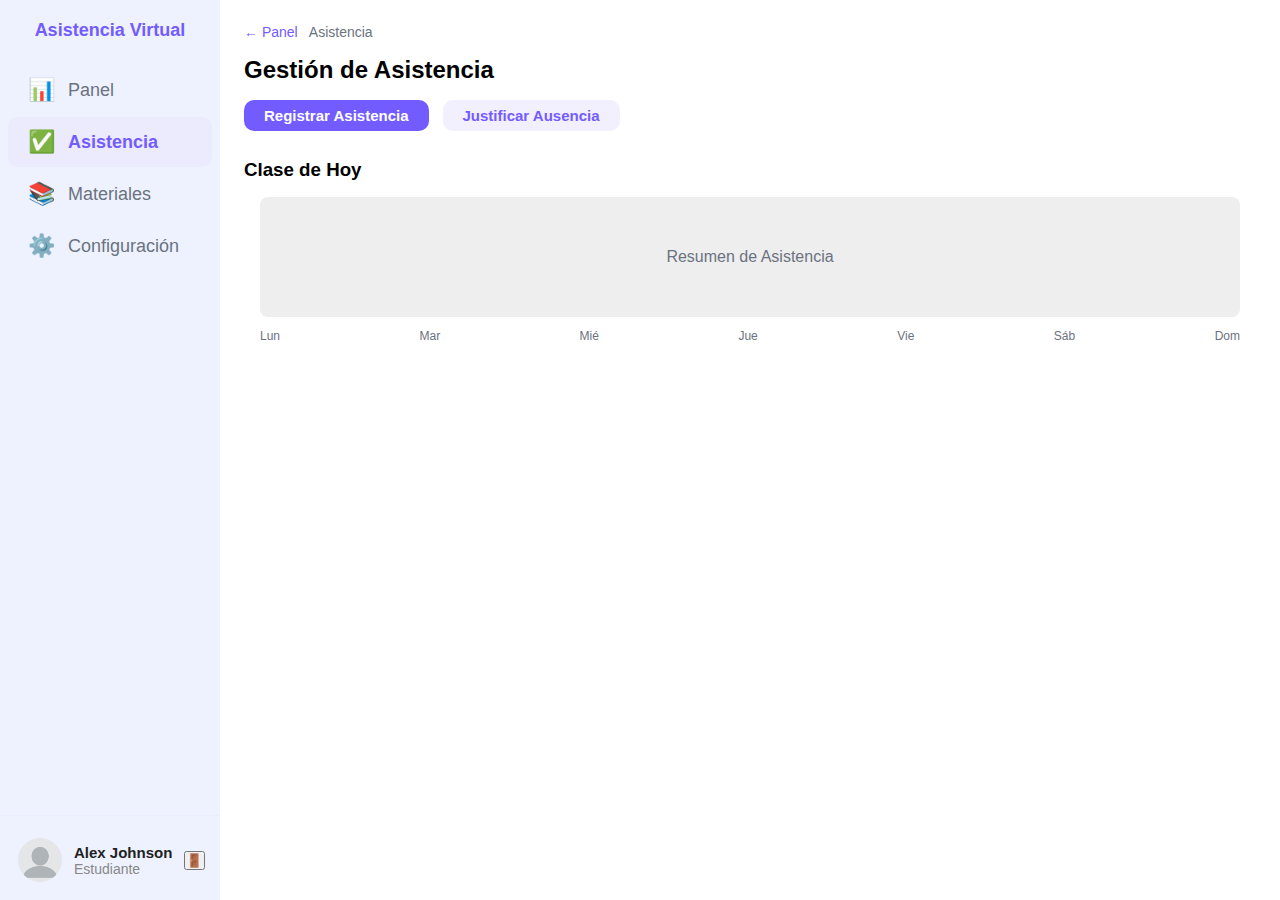
<file: pages/attendance.html>
<!DOCTYPE html>
<html lang="es">
<head>
  <meta charset="UTF-8" />
  <meta name="viewport" content="width=device-width, initial-scale=1.0"/>
  <title>Gestión de Asistencia</title>
  <!-- enlace al CSS separado -->
  <link rel="stylesheet" href="/css/attendance.css">
  <link rel="stylesheet" href="/css/styles.css">

</head>
<body>
  <div class="dashboard-container">
    <!-- SIDEBAR -->
    <aside class="sidebar">
      <div class="sidebar-header">
        <h2>Asistencia Virtual</h2>
      </div>
      <nav class="sidebar-nav">
        <a class="sidebar-item" href="/index.html">
          <span class="icon">📊</span>
          <span class="label">Panel</span>
        </a>
        <a class="sidebar-item active" href="attendance.html">
          <span class="icon">✅</span>
          <span class="label">Asistencia</span>
        </a>
        <a class="sidebar-item" href="/pages/materials.html">
          <span class="icon">📚</span>
          <span class="label">Materiales</span>
        </a>
        <a class="sidebar-item" href="/pages/settings.html">
          <span class="icon">⚙️</span>
          <span class="label">Configuración</span>
        </a>
      </nav>
   
       <div class="sidebar-footer">
        <img src="/images/nopicture.png" alt="Avatar" class="avatar" />
        <div>
          <div class="user-name">Alex Johnson</div>
          <div class="user-role">Estudiante</div>
        </div>
        <button class="logout-btn" onclick="logout()">🚪</button>

      </div>
    </aside>

    <!-- MAIN CONTENT -->
    <main class="main-content">
      <!-- Breadcrumb + Back -->
      <div class="breadcrumb">
        <a href="/index.html" class="back-button">← Panel</a>
        <span class="current">Asistencia</span>
      </div>

      <!-- Header + Tabs -->
      <header class="overview-header">
        <h1>Gestión de Asistencia</h1>
        <div class="tabs">
          <button class="tab active" data-tab="mark">Registrar Asistencia</button>
          <button class="tab" data-tab="justify">Justificar Ausencia</button>
        </div>
      </header>

      <!-- TAB: Registrar Asistencia -->
      <section id="mark" class="tab-content">
        <h3>Clase de Hoy</h3>

        <div class="chart-container">
          <div class="chart-placeholder">Resumen de Asistencia</div>
          <div class="chart-labels">
            <span>Lun</span><span>Mar</span><span>Mié</span>
            <span>Jue</span><span>Vie</span><span>Sáb</span><span>Dom</span>
          </div>
        </div>
      </section>

      <!-- TAB: Justificar Ausencia -->
      <section id="justify" class="tab-content hidden">
        <h3>Justificación de Ausencia</h3>
        <!-- lista de justificaciones -->
      </section>
    </main>
  </div>

  <!-- Script para cerrar sesión -->
  <script>
 function logout() {
    // Si usas localStorage/sessionStorage para guardar la sesión, bórrala aquí:
    // localStorage.removeItem('token');
    // Redirige al login:
    window.location.href = '/pages/login.html'; // Cambia la ruta si tu login está en otra carpeta
  }
</script>


  <!-- enlace al JS separado -->
  <script src="/Js/attendance.js"></script>
</body>
</html>
</file>
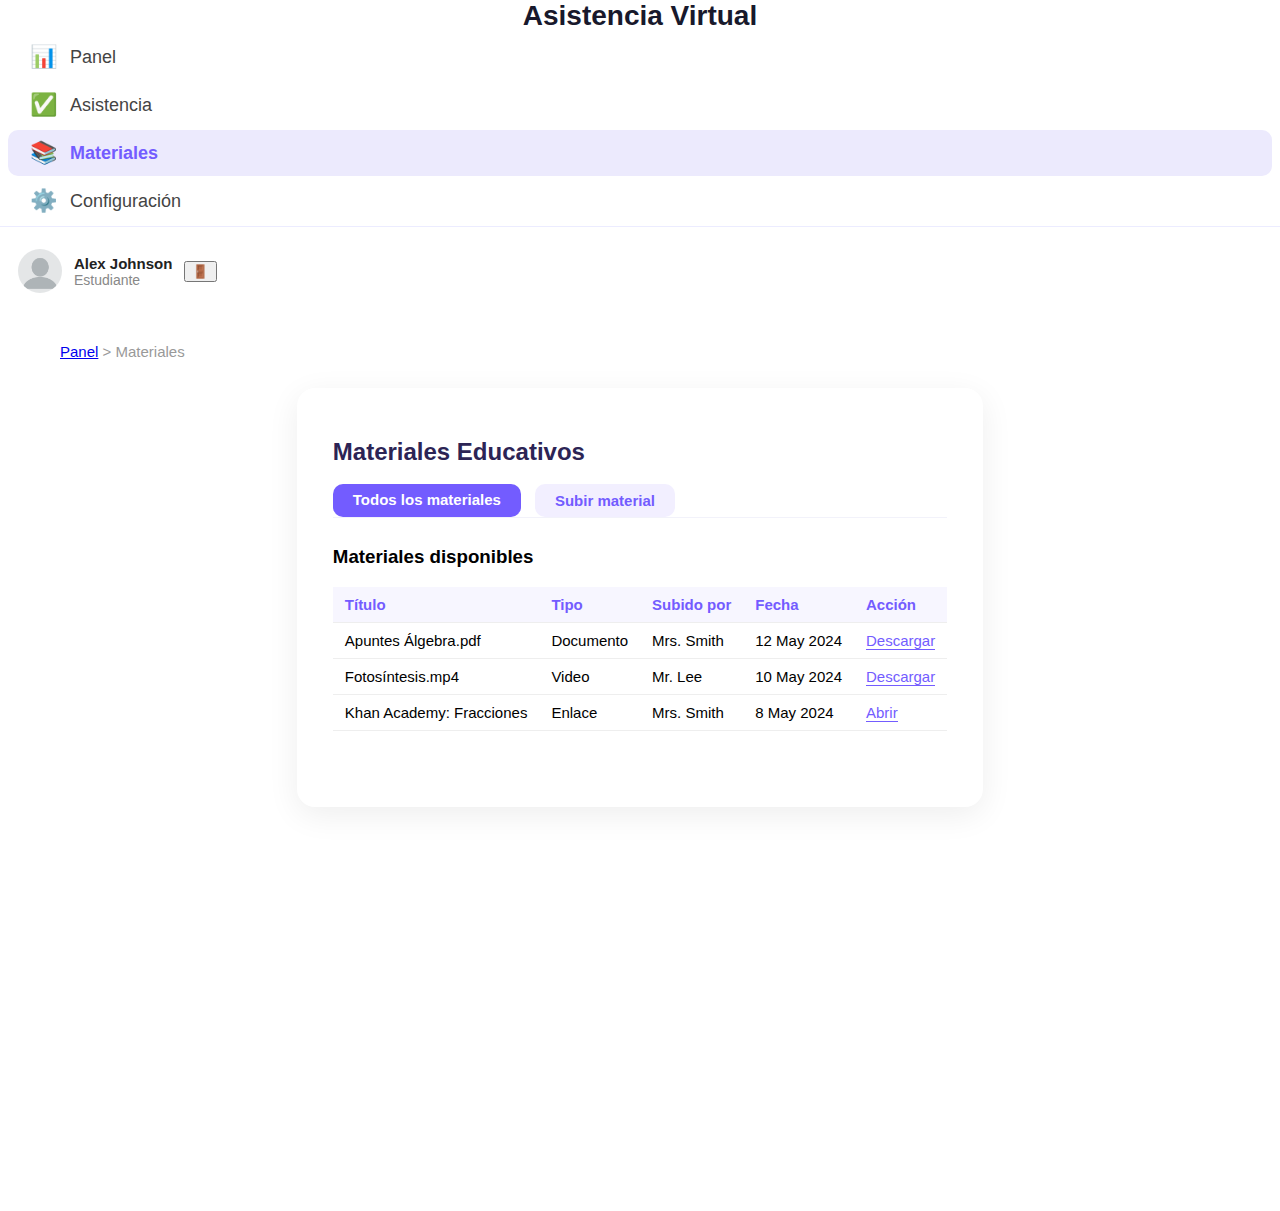
<file: pages/materials.html>
<!DOCTYPE html>
<html lang="es">
<head>
  <meta charset="UTF-8" />
  <meta name="viewport" content="width=device-width, initial-scale=1.0"/>
  <title>Materiales Educativos</title>
  <link rel="stylesheet" href="/css/materials.css">
    <link rel="stylesheet" href="/css/styles.css">
</head>
<body>
  <div class="dashboard-container">
    <!-- SIDEBAR -->
    <aside class="sidebar">
      <div class="sidebar-header">
        <h2>Asistencia Virtual</h2>
      </div>
      <nav class="sidebar-nav">
        <a class="sidebar-item" href="/index.html">
          <span class="icon">📊</span><span class="label">Panel</span>
        </a>
        <a class="sidebar-item" href="/pages/attendance.html">
          <span class="icon">✅</span><span class="label">Asistencia</span>
        </a>
        <a class="sidebar-item active" href="/pages/materials.html">
          <span class="icon">📚</span><span class="label">Materiales</span>
        </a>
        <a class="sidebar-item" href="/pages/settings.html">
          <span class="icon">⚙️</span><span class="label">Configuración</span>
        </a>
      </nav>
      <div class="sidebar-footer">
        <img src="/images/nopicture.png" alt="Avatar" class="avatar" />
        <div>
          <div class="user-name">Alex Johnson</div>
          <div class="user-role">Estudiante</div>
        </div>
        <button class="logout-btn" onclick="logout()">🚪</button>
    <!-- Mensaje flotante de logout -->
    <div id="logout-message" class="logout-message" style="display:none;">
    Cerrando sesión...
    </div>
      </div>
    </aside>

    <!-- MAIN CONTENT -->
    <main class="main-content">
      <!-- Breadcrumb -->
      <div class="breadcrumb">
        <a href="index.html" class="back-button">Panel</a> &gt;
        <span class="current">Materiales</span>
      </div>

      <div class="materials-content">
        <h1>Materiales Educativos</h1>
        <div class="tabs">
          <button class="tab active" data-tab="all">Todos los materiales</button>
          <button class="tab" data-tab="upload">Subir material</button>
        </div>

        <!-- Todos los materiales -->
        <section id="all-materials" class="tab-content">
          <h3>Materiales disponibles</h3>
          <table class="materials-table">
            <thead>
              <tr>
                <th>Título</th>
                <th>Tipo</th>
                <th>Subido por</th>
                <th>Fecha</th>
                <th>Acción</th>
              </tr>
            </thead>
            <tbody>
              <tr>
                <td>Apuntes Álgebra.pdf</td>
                <td>Documento</td>
                <td>Mrs. Smith</td>
                <td>12 May 2024</td>
                <td><a href="#" class="download-link">Descargar</a></td>
              </tr>
              <tr>
                <td>Fotosíntesis.mp4</td>
                <td>Video</td>
                <td>Mr. Lee</td>
                <td>10 May 2024</td>
                <td><a href="#" class="download-link">Descargar</a></td>
              </tr>
              <tr>
                <td>Khan Academy: Fracciones</td>
                <td>Enlace</td>
                <td>Mrs. Smith</td>
                <td>8 May 2024</td>
                <td><a href="#" class="download-link">Abrir</a></td>
              </tr>
            </tbody>
          </table>
        </section>

        <!-- Subir material -->
        <section id="upload-material" class="tab-content hidden">
          <h3>Subir Material</h3>
          <form class="upload-form">
            <label for="title">Título</label>
            <input type="text" id="title" name="title" placeholder="Ingresa el título del material" required>

            <label for="description">Descripción</label>
            <textarea id="description" name="description" rows="2" placeholder="Descripción breve (opcional)"></textarea>

            <label for="type">Tipo de material</label>
            <select id="type" name="type">
              <option>Documento</option>
              <option>Video</option>
              <option>Enlace</option>
            </select>

            <label for="fileOrLink">Archivo o enlace</label>
            <input type="text" id="fileOrLink" name="fileOrLink" placeholder="Selecciona un archivo o pega la URL">

            <button type="submit" class="btn-upload">Subir</button>
          </form>
        </section>
      </div>
    </main>
  </div>

  <!-- Si quieres interactividad de pestañas -->
  <script>
    // Simple JS para alternar pestañas (no React, solo vanilla)
    document.addEventListener('DOMContentLoaded', function() {
      const tabs = document.querySelectorAll('.tab');
      const contents = document.querySelectorAll('.tab-content');
      tabs.forEach((tab, i) => {
        tab.addEventListener('click', function() {
          tabs.forEach(t => t.classList.remove('active'));
          tab.classList.add('active');
          contents.forEach(c => c.classList.add('hidden'));
          contents[i].classList.remove('hidden');
        });
      });
    });
  </script>
</body>
</html>
<script>
  function logout() {
    // Si usas localStorage/sessionStorage para guardar la sesión, bórrala aquí:
    // localStorage.removeItem('token');
    // Redirige al login:
    window.location.href = '/pages/login.html'; // Cambia la ruta si tu login está en otra carpeta
  }
</script>
</file>
<file: css/styles.css>
body {
  margin: 0;
  padding: 0;
  background: #fff;
  font-family: 'Segoe UI', Arial, sans-serif;
}

.register-container {
  max-width: 480px;
  margin: 48px auto 0 auto;
  background: #fff;
  border-radius: 16px;
  box-shadow: 0 4px 20px rgba(20,22,40,0.06);
  padding: 36px 32px 22px 32px;
  display: flex;
  flex-direction: column;
  align-items: center;
}

.register-logo {
  width: 92px;
  height: 92px;
  object-fit: contain;
  margin-bottom: 12px;
  margin-top: 0;
}

h2 {
  margin-top: 0;
  margin-bottom: 12px;
  font-size: 26px;
  font-weight: 700;
  text-align: center;
  color: #18192c;
}

.subtitle {
  font-size: 15px;
  color: #888;
  text-align: center;
  margin-bottom: 18px;
}

.tabs {
  display: flex;
  gap: 14px;
  margin-bottom: 28px;
}

.tab {
  background: #f2efff;
  color: #735cff;
  border: none;
  padding: 7px 20px;
  border-radius: 10px;
  font-size: 15px;
  font-weight: 600;
  cursor: pointer;
  transition: background 0.18s, color 0.18s;
  user-select: none;
}

.tab.active {
  background: #735cff;
  color: #fff;
}

.register-form {
  width: 100%;
  display: flex;
  flex-direction: column;
}

.register-form label {
  margin: 10px 0 3px 2px;
  color: #202235;
  font-weight: 500;
  font-size: 15px;
}

.register-form input {
  height: 41px;
  border-radius: 8px;
  border: 1px solid #ececec;
  padding: 0 14px;
  margin-bottom: 5px;
  font-size: 15px;
  background: #f8f8fa;
  transition: border 0.17s;
}

.register-form input:focus {
  outline: none;
  border-color: #735cff;
  background: #fff;
}

.btn {
  width: 110px;
  align-self: center;
  background: #735cff;
  color: #fff;
  border: none;
  border-radius: 8px;
  height: 40px;
  font-size: 15px;
  font-weight: 600;
  margin-top: 18px;
  cursor: pointer;
  transition: background 0.19s;
}

.btn:hover {
  background: #5638e4;
}

.login-link a {
  color: #735cff;
  text-decoration: none;         /* Sin subrayado por defecto */
  font-weight: 500;
  transition: text-decoration 0.2s, color 0.2s;
  line-height: 1.1;              /* Más compacto */
}

.login-link a:hover {
  text-decoration: underline;    /* Subrayado solo al pasar el mouse */
  color: #553ac6;                /* O el color hover de tu login */
}

.login-link {
  line-height: 1.3;
}

.divider {
  color: #bdbdbd;
  font-weight: 400;
  font-size: 18px;
  padding: 0 3px;
  user-select: none;
}

.error {
  color: #e53935;
  font-size: 14px;
  margin-top: 10px;
  margin-bottom: 4px;
  text-align: left;
}


.register-logo {
  width: 92px;
  height: 92px;
  object-fit: contain;
  margin: 0 auto 12px auto;
  display: block;
}

h2 {
  text-align: center;
  font-size: 28px;
  margin-bottom: 2px;
}

.subtitle {
  text-align: center;
  margin-bottom: 18px;
  font-size: 15px;
  color: #888;
}

.roles {
  display: flex;
  justify-content: center;
  gap: 14px;
  margin-bottom: 28px;
}

.login-link {
  text-align: center;
  margin-top: 18px;
}


.success-message {
  background-color: #d4edda;
  color: #155724;
  border: 1px solid #c3e6cb;
  padding: 12px;
  border-radius: 8px;
  margin-bottom: 18px;
  text-align: center;
  font-weight: 500;
  opacity: 1;
  transform: translateY(0);
  transition: opacity 0.6s ease, transform 0.6s ease;
  animation: fadeIn 0.4s ease;
}

@keyframes fadeIn {
  from { opacity: 0; transform: translateY(-10px); }
  to { opacity: 1; transform: translateY(0); }
}
</file>
<file: css/materials.css>
.sidebar-item {
  display: flex;
  align-items: center;
  gap: 12px;
  text-decoration: none;
  color: #444;
  padding: 10px 22px;
  font-size: 18px;
  border-radius: 10px;
  transition: background 0.2s, color 0.2s;
  font-weight: 500;
  margin: 2px 8px;
}
.sidebar-item .icon {
  font-size: 22px;
  width: 28px;
}
.sidebar-item.active {
  background: #eceafd;
  color: #735CFF;
  font-weight: 700;
}
.sidebar-item:hover {
  background: #eceafd;
  color: #735CFF;
}
.sidebar-footer {
  display: flex;
  align-items: center;
  gap: 12px;
  padding: 22px 18px 18px 18px;
  border-top: 1px solid #ececff;
}
.avatar {
  width: 44px;
  height: 44px;
  border-radius: 50%;
  object-fit: cover;
}
.user-name {
  font-weight: 600;
  font-size: 15px;
  color: #222;
}
.user-role {
  font-size: 14px;
  color: #888;
}
/* MAIN CONTENT */
.main-content {
  flex: 1;
  min-height: 100vh;
  background: #fff;
  padding: 0 0 0 0;
  display: flex;
  flex-direction: column;
}
.breadcrumb {
  padding: 32px 0 0 0;
  font-size: 15px;
  color: #999;
  margin-left: 60px;
}
.materials-content {
  max-width: 800px;
  margin: 28px auto 0 auto;
  background: #fff;
  border-radius: 18px;
  box-shadow: 0 8px 32px rgba(0,0,0,0.07);
  padding: 34px 36px 38px 36px;
}
.materials-content h1 {
  margin-bottom: 18px;
  font-size: 1.5rem;
  font-weight: 700;
  color: #2c2455;
}
.tabs {
  display: flex;
  gap: 16px;
  border-bottom: 1.5px solid #f2f2fa;
  margin-bottom: 28px;
}
.tab {
  padding: 10px 28px 12px 28px;
  background: none;
  border: none;
  cursor: pointer;
  color: #7c7d93;
  font-size: 16px;
  font-weight: 500;
  border-radius: 10px 10px 0 0;
  transition: color 0.16s, background 0.16s;
  outline: none;
  position: relative;
}
.tab.active {
  color: #735CFF;
  background: #f6f3ff;
  font-weight: 600;
  border-bottom: 2px solid #735CFF;
}
.tab-content {
  display: block;
}
.tab-content.hidden {
  display: none;
}
.materials-table {
  width: 100%;
  border-collapse: collapse;
  margin-bottom: 38px;
}
.materials-table th, .materials-table td {
  padding: 9px 12px;
  border-bottom: 1px solid #eee;
  text-align: left;
  font-size: 15px;
}
.materials-table th {
  color: #735cff;
  background: #f7f6ff;
  font-weight: 700;
}
.download-link {
  color: #735cff;
  text-decoration: none;
  border-bottom: 1px solid #735cff;
  transition: border 0.16s;
  font-weight: 500;
}
.download-link:hover {
  border-bottom: 2px solid #553ac6;
  color: #553ac6;
}
.upload-form {
  display: flex;
  flex-direction: column;
  gap: 11px;
}
.upload-form label {
  font-weight: 500;
  color: #333;
  font-size: 15px;
}
.upload-form input[type="text"],
.upload-form textarea,
.upload-form select {
  width: 100%;
  padding: 8px 13px;
  border-radius: 8px;
  border: 1px solid #e3e3e3;
  background: #f8f8fa;
  font-size: 15px;
  margin-bottom: 8px;
  outline: none;
  transition: border 0.17s;
}
.upload-form input:focus,
.upload-form textarea:focus,
.upload-form select:focus {
  border: 1.2px solid #735cff;
}
.upload-form textarea {
  min-height: 42px;
  resize: vertical;
}
.btn-upload {
  margin-top: 14px;
  background: #735cff;
  color: #fff;
  border: none;
  border-radius: 18px;
  padding: 13px 0;
  font-size: 17px;
  font-weight: 700;
  cursor: pointer;
  transition: background 0.19s;
}
.btn-upload:hover {
  background: #553ac6;
}
</file>
<file: css/attendance.css>
/* ============================
   Variables y reset básico
   ============================ */
:root {
  --purple: #735CFF;
  --light-bg: #F9FAFB;
  --card-bg: #FFF;
  --muted: #6B7280;
  --radius: 8px;
}

* {
  box-sizing: border-box;
  margin: 0;
  padding: 0;
}

body, html, #root {
  height: 100%;
  font-family: 'Segoe UI', sans-serif;
  background-color: var(--light-bg);
}

/* ============================
   Contenedor principal
   ============================ */
.dashboard-container {
  display: flex;
  height: 100%;
}

/* ============================
   Sidebar
   ============================ */
.sidebar {
  width: 220px;
  background-color: #EEF2FF;
  display: flex;
  flex-direction: column;
  justify-content: space-between;
}

.sidebar-header {
  padding: 20px;
}

.sidebar-header h2 {
  font-size: 18px;
  color: var(--purple);
}

.sidebar-nav {
  flex: 1;
}

.sidebar-item {
  display: flex;
  align-items: center;
  gap: 12px;
  text-decoration: none;
  color: var(--muted);
  padding: 12px 20px;
  font-size: 18px;
  border-radius: 10px;
  transition: background 0.2s, color 0.2s;
  font-weight: 500;
  margin: 2px 8px;
  cursor: pointer;
}

.sidebar-item.active {
  background: #eceafd;
  color: var(--purple);
  font-weight: 700;
}

.sidebar-item:hover {
  background: #eceafd;
  color: var(--purple);
}
.sidebar-item .icon {
  font-size: 22px;
  width: 28px;
  margin-right: 0;  /* porque ya usamos gap */
}

.sidebar-footer {
  display: flex;
  align-items: center;
  gap: 12px;
  padding: 22px 18px 18px 18px;
  border-top: 1px solid #ececff;
  /* No wrapping */
  white-space: nowrap;
}


.avatar {
  width: 44px;
  height: 44px;
  border-radius: 50%;
  object-fit: cover;
}

.user-name {
  font-weight: 600;
  font-size: 15px;
  color: #222;
}

.user-role {
  font-size: 14px;
  color: #888;
}

/* ============================
   Main content
   ============================ */
.main-content {
  flex: 1;
  padding: 24px;
  overflow-y: auto;
}

.breadcrumb {
  font-size: 14px;
  color: var(--muted);
  margin-bottom: 16px;
}
.breadcrumb .back-button {
  color: var(--purple);
  text-decoration: none;
  margin-right: 8px;
}
.breadcrumb .back-button:hover {
  text-decoration: underline;
}

.overview-header h1 {
  font-size: 24px;
  margin-bottom: 16px;
}

/* ============================
   Pestañas
   ============================ */
.tabs {
  display: flex;
  gap: 16px;
  margin-bottom: 24px;
}
.tab {
  background: none;
  border: none;
  padding: 8px 16px;
  font-size: 14px;
  color: var(--muted);
  cursor: pointer;
  border-bottom: 2px solid transparent;
  transition: color .2s, border-color .2s;
}
.tab.active {
  color: var(--purple);
  border-color: var(--purple);
}

/* ============================
   Chart placeholder
   ============================ */
.chart-container {
  background: var(--card-bg);
  border-radius: var(--radius);
  padding: 16px;
  margin-bottom: 32px;
}

.chart-placeholder {
  height: 120px;
  background: #EEE;
  border-radius: var(--radius);
  display: flex;
  align-items: center;
  justify-content: center;
  color: var(--muted);
  margin-bottom: 12px;
}

.chart-labels {
  display: flex;
  justify-content: space-between;
  font-size: 12px;
  color: var(--muted);
}

/* ============================
   Secciones Upcoming & Pending
   ============================ */
.section {
  background: var(--card-bg);
  border-radius: var(--radius);
  padding: 16px;
  margin-bottom: 24px;
}

.section h4 {
  font-size: 16px;
  margin-bottom: 12px;
}

.section .row {
  display: flex;
  align-items: center;
  justify-content: space-between;
  padding: 8px 0;
  border-top: 1px solid #F3F4F6;
}

.section .row:first-child {
  border-top: none;
}

.upcoming-classes .class-name { flex: 2; }
.upcoming-classes .class-time,
.upcoming-classes .class-location,
.upcoming-classes .class-instructor {
  flex: 1;
  text-align: center;
}

.pending-assignments .task-icon {
  margin-right: 12px;
  color: var(--purple);
}

.pending-assignments .task-title { flex: 2; }
.pending-assignments .task-due {
  flex: 1;
  text-align: right;
}

/* Pestañas ocultas */
.hidden { display: none; }
</file>
